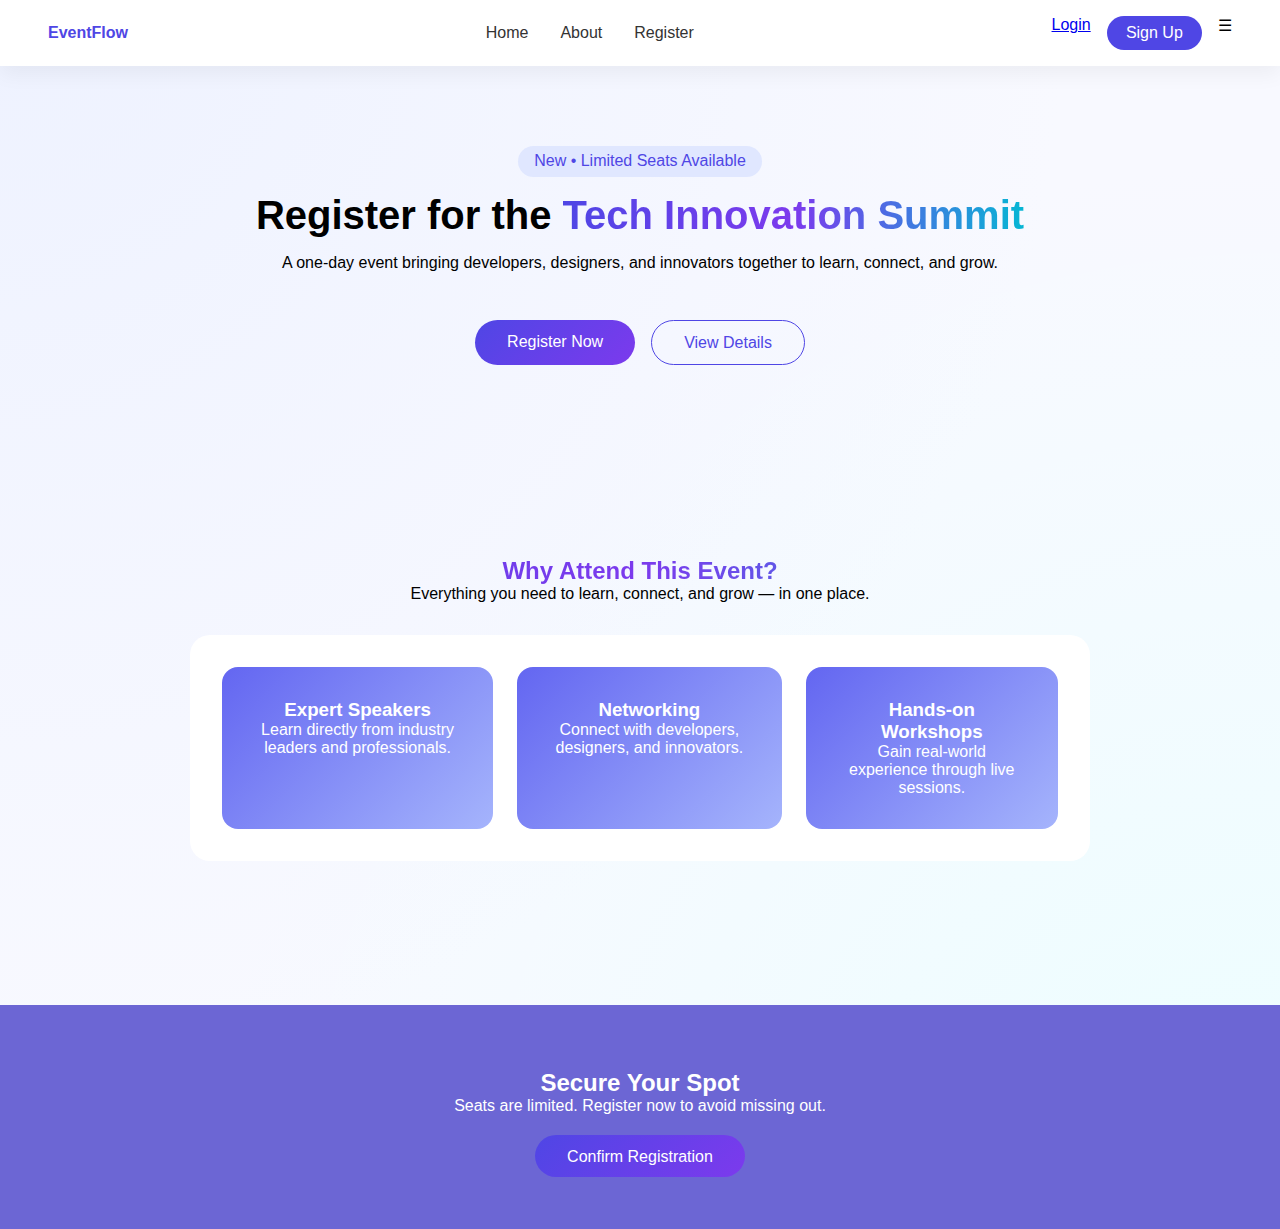
<file: Index.html>
<!DOCTYPE html>
<html lang="en">
<head>
  <meta charset="UTF-8">
  <meta name="viewport" content="width=device-width, initial-scale=1.0">
  <title>Event Registration</title>
  <link rel="stylesheet" href="style.css">
</head>
<body>

<header class="navbar">
  <div class="logo">EventFlow</div>

  <nav class="nav-links" id="navLinks">
    <a href="#home">Home</a>
    <a href="#about">About</a>
    <a href="register.html">Register</a>
  </nav>

  <div class="nav-actions">
    <a href="#" class="login">Login</a>
    <a href="register.html" class="signup-btn">Sign Up</a>
    <div class="menu-toggle" id="menuToggle">☰</div>
  </div>
</header>

<section class="hero" id="home">
  <span class="badge">New • Limited Seats Available</span>

  <h1>
    Register for the <span class="gradient-text">Tech Innovation Summit</span>
  </h1>

  <p>
    A one-day event bringing developers, designers, and innovators together
    to learn, connect, and grow.
  </p>

  <div class="hero-buttons">
    <a href="register.html" class="btn primary-btn">Register Now</a>
    <a href="#about" class="btn secondary-btn">View Details</a>
  </div>
</section>

<section class="about" id="about">
  <h2 class="gradient-text">Why Attend This Event?</h2>
  <p class="about-sub">
    Everything you need to learn, connect, and grow — in one place.
  </p>

  <div class="preview-card">
    <div class="preview-box">
      <h3>Expert Speakers</h3>
      <p>Learn directly from industry leaders and professionals.</p>
    </div>

    <div class="preview-box">
      <h3>Networking</h3>
      <p>Connect with developers, designers, and innovators.</p>
    </div>

    <div class="preview-box">
      <h3>Hands-on Workshops</h3>
      <p>Gain real-world experience through live sessions.</p>
    </div>
  </div>
</section>

<section class="register">
  <h2>Secure Your Spot</h2>
  <p>Seats are limited. Register now to avoid missing out.</p>
  <a href="register.html" class="btn primary-btn">Confirm Registration</a>
</section>

<script>
const menuToggle = document.getElementById("menuToggle");
const navLinks = document.getElementById("navLinks");

menuToggle.addEventListener("click", function () {
  navLinks.classList.toggle("active");
});
</script>

</body>
</html>
</file>
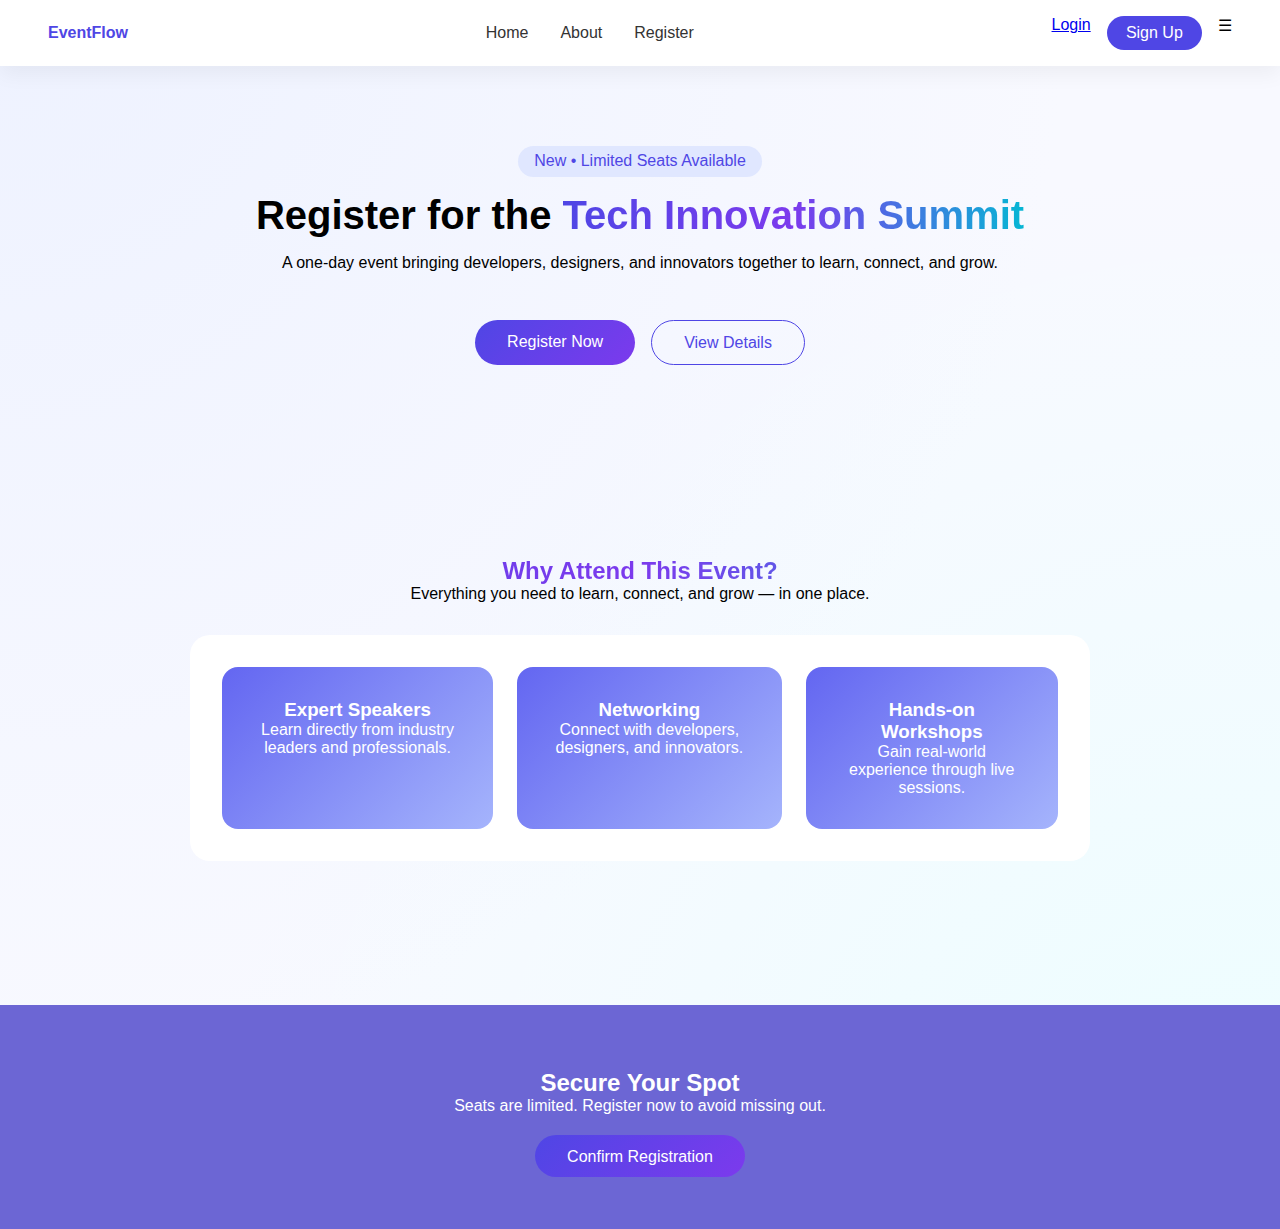
<file: index.html>
<!DOCTYPE html>
<html lang="en">
<head>
  <meta charset="UTF-8">
  <meta name="viewport" content="width=device-width, initial-scale=1.0">
  <title>Event Registration</title>
  <link rel="stylesheet" href="style.css">
</head>
<body>

<header class="navbar">
  <div class="logo">EventFlow</div>

  <nav class="nav-links" id="navLinks">
    <a href="#home">Home</a>
    <a href="#about">About</a>
    <a href="register.html">Register</a>
  </nav>

  <div class="nav-actions">
    <a href="#" class="login">Login</a>
    <a href="register.html" class="signup-btn">Sign Up</a>
    <div class="menu-toggle" id="menuToggle">☰</div>
  </div>
</header>

<section class="hero" id="home">
  <span class="badge">New • Limited Seats Available</span>

  <h1>
    Register for the <span class="gradient-text">Tech Innovation Summit</span>
  </h1>

  <p>
    A one-day event bringing developers, designers, and innovators together
    to learn, connect, and grow.
  </p>

  <div class="hero-buttons">
    <a href="register.html" class="btn primary-btn">Register Now</a>
    <a href="#about" class="btn secondary-btn">View Details</a>
  </div>
</section>

<section class="about" id="about">
  <h2 class="gradient-text">Why Attend This Event?</h2>
  <p class="about-sub">
    Everything you need to learn, connect, and grow — in one place.
  </p>

  <div class="preview-card">
    <div class="preview-box">
      <h3>Expert Speakers</h3>
      <p>Learn directly from industry leaders and professionals.</p>
    </div>

    <div class="preview-box">
      <h3>Networking</h3>
      <p>Connect with developers, designers, and innovators.</p>
    </div>

    <div class="preview-box">
      <h3>Hands-on Workshops</h3>
      <p>Gain real-world experience through live sessions.</p>
    </div>
  </div>
</section>

<section class="register">
  <h2>Secure Your Spot</h2>
  <p>Seats are limited. Register now to avoid missing out.</p>
  <a href="register.html" class="btn primary-btn">Confirm Registration</a>
</section>

<script>
const menuToggle = document.getElementById("menuToggle");
const navLinks = document.getElementById("navLinks");

menuToggle.addEventListener("click", function () {
  navLinks.classList.toggle("active");
});
</script>

</body>
</html>
</file>
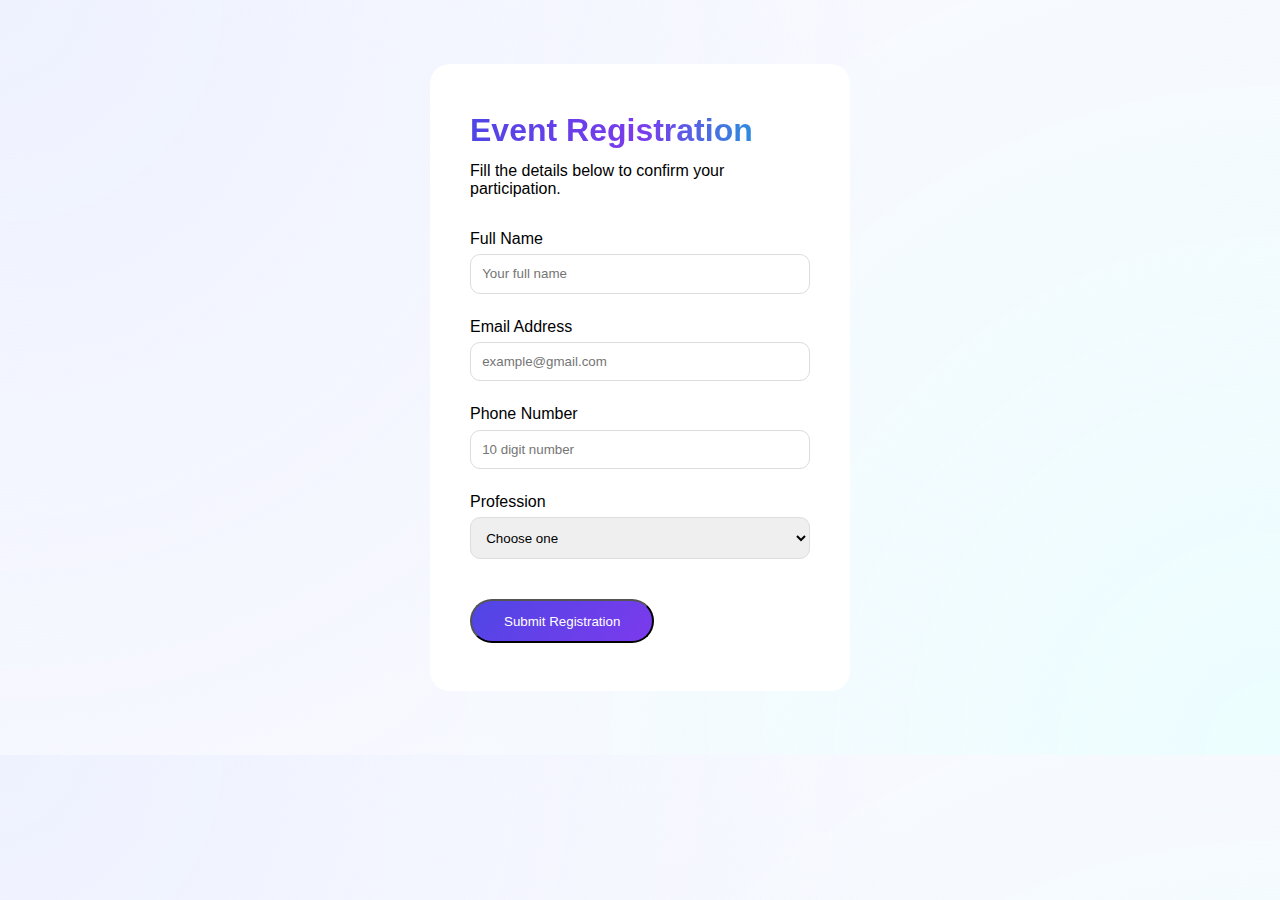
<file: Register.html>
<!DOCTYPE html>
<html lang="en">
<head>
  <meta charset="UTF-8">
  <meta name="viewport" content="width=device-width, initial-scale=1.0">
  <title>Register</title>
  <link rel="stylesheet" href="style.css">
</head>
<body>

<section class="register-page">
  <div class="form-card">
    <h1 class="gradient-text">Event Registration</h1>
    <p class="form-sub">
      Fill the details below to confirm your participation.
    </p>

    <form>
      <div class="input-group">
        <label>Full Name</label>
        <input type="text" placeholder="Your full name" required>
      </div>

      <div class="input-group">
        <label>Email Address</label>
        <input type="email" placeholder="example@gmail.com" required>
      </div>

      <div class="input-group">
        <label>Phone Number</label>
        <input type="tel" placeholder="10 digit number" required>
      </div>

      <div class="input-group">
        <label>Profession</label>
        <select required>
          <option value="">Choose one</option>
          <option>Student</option>
          <option>Developer</option>
          <option>Designer</option>
          <option>Working Professional</option>
        </select>
      </div>

      <button class="btn primary-btn">Submit Registration</button>
    </form>
  </div>
</section>

</body>
</html>
</file>
<file: style.css>
* {
  margin: 0;
  padding: 0;
  box-sizing: border-box;
  font-family: Inter, Segoe UI, sans-serif;
}

body {
  background:
    radial-gradient(circle at top left, #eef2ff, transparent 60%),
    radial-gradient(circle at bottom right, #ecfeff, transparent 60%),
    #f8f9ff;
}

.gradient-text {
  background: linear-gradient(90deg, #4f46e5, #7c3aed, #06b6d4);
  background-clip: text;
  -webkit-text-fill-color: transparent;
}

.navbar {
  display: flex;
  justify-content: space-between;
  align-items: center;
  padding: 1rem 3rem;
  background: white;
  box-shadow: 0 8px 20px rgba(0,0,0,0.05);
}

.logo {
  font-weight: 700;
  color: #4f46e5;
}

.nav-links {
  display: flex;
  gap: 2rem;
}

.nav-links a {
  text-decoration: none;
  color: #333;
}

.nav-actions {
  display: flex;
  gap: 1rem;
}

.signup-btn {
  background: #4f46e5;
  color: white;
  padding: 0.5rem 1.2rem;
  border-radius: 20px;
  text-decoration: none;
}

.hero {
  text-align: center;
  padding: 5rem 2rem;
}
.hero h1 {
  margin-bottom: 1rem;
 font-size: 2.5rem;
}

.hero p {
  margin-top: 0;
  margin-bottom: 2rem;
}
.badge {
  background: #e0e7ff;
  color: #4f46e5;
  padding: 0.4rem 1rem;
  border-radius: 20px;
  display: inline-block;
  margin-bottom: 1rem;
}

.hero-buttons {
  display: flex;
  justify-content: center;
  gap: 1rem;
}

.btn {
  padding: 0.8rem 2rem;
  border-radius: 25px;
  text-decoration: none;
}

.primary-btn {
  background: linear-gradient(135deg, #4f46e5, #7c3aed);
  color: white;
}

.secondary-btn {
  border: 1px solid #4f46e5;
  color: #4f46e5;
}

.about {
  padding: 4rem 2rem;
  text-align: center;
}

.preview-card {
  background: white;
  display: flex;
  gap: 1.5rem;
  padding: 2rem;
  max-width: 900px;
  margin: 2rem auto;
  border-radius: 20px;
}

.preview-box {
  background: linear-gradient(135deg, #6366f1, #a5b4fc);
  padding: 2rem;
  color: white;
  border-radius: 16px;
}

.register {
  background: #6c66d4;
  color: white;
  padding: 4rem 2rem;
  text-align: center;
}

.register-page {
  display: flex;
  justify-content: center;
  padding: 4rem 1rem;
}
.register p {
  margin-bottom: 2rem;
}
.form-card {
  background: white;
  padding: 3rem;
  border-radius: 20px;
  max-width: 420px;
  width: 100%;
}

.input-group {
  margin-bottom: 1.2rem;
}

input, select {
  width: 100%;
  padding: 0.7rem;
  border-radius: 10px;
  border: 1px solid #ddd;
}
.hero {
  margin-bottom: 3rem;
}

.about {
  margin-top: 3rem;
  margin-bottom: 3rem;
}

.preview-card {
  margin-top: 2rem;
}
.form-card {
  padding: 3rem 2.5rem;
}

.form-card h1 {
  margin-bottom: 0.8rem;
}

.form-card p {
  margin-bottom: 2rem;
}

.input-group {
  margin-bottom: 1.5rem;
}

.input-group label {
  display: block;
  margin-bottom: 0.4rem;
}

.btn {
  margin-top: 1rem;
}
</file>
